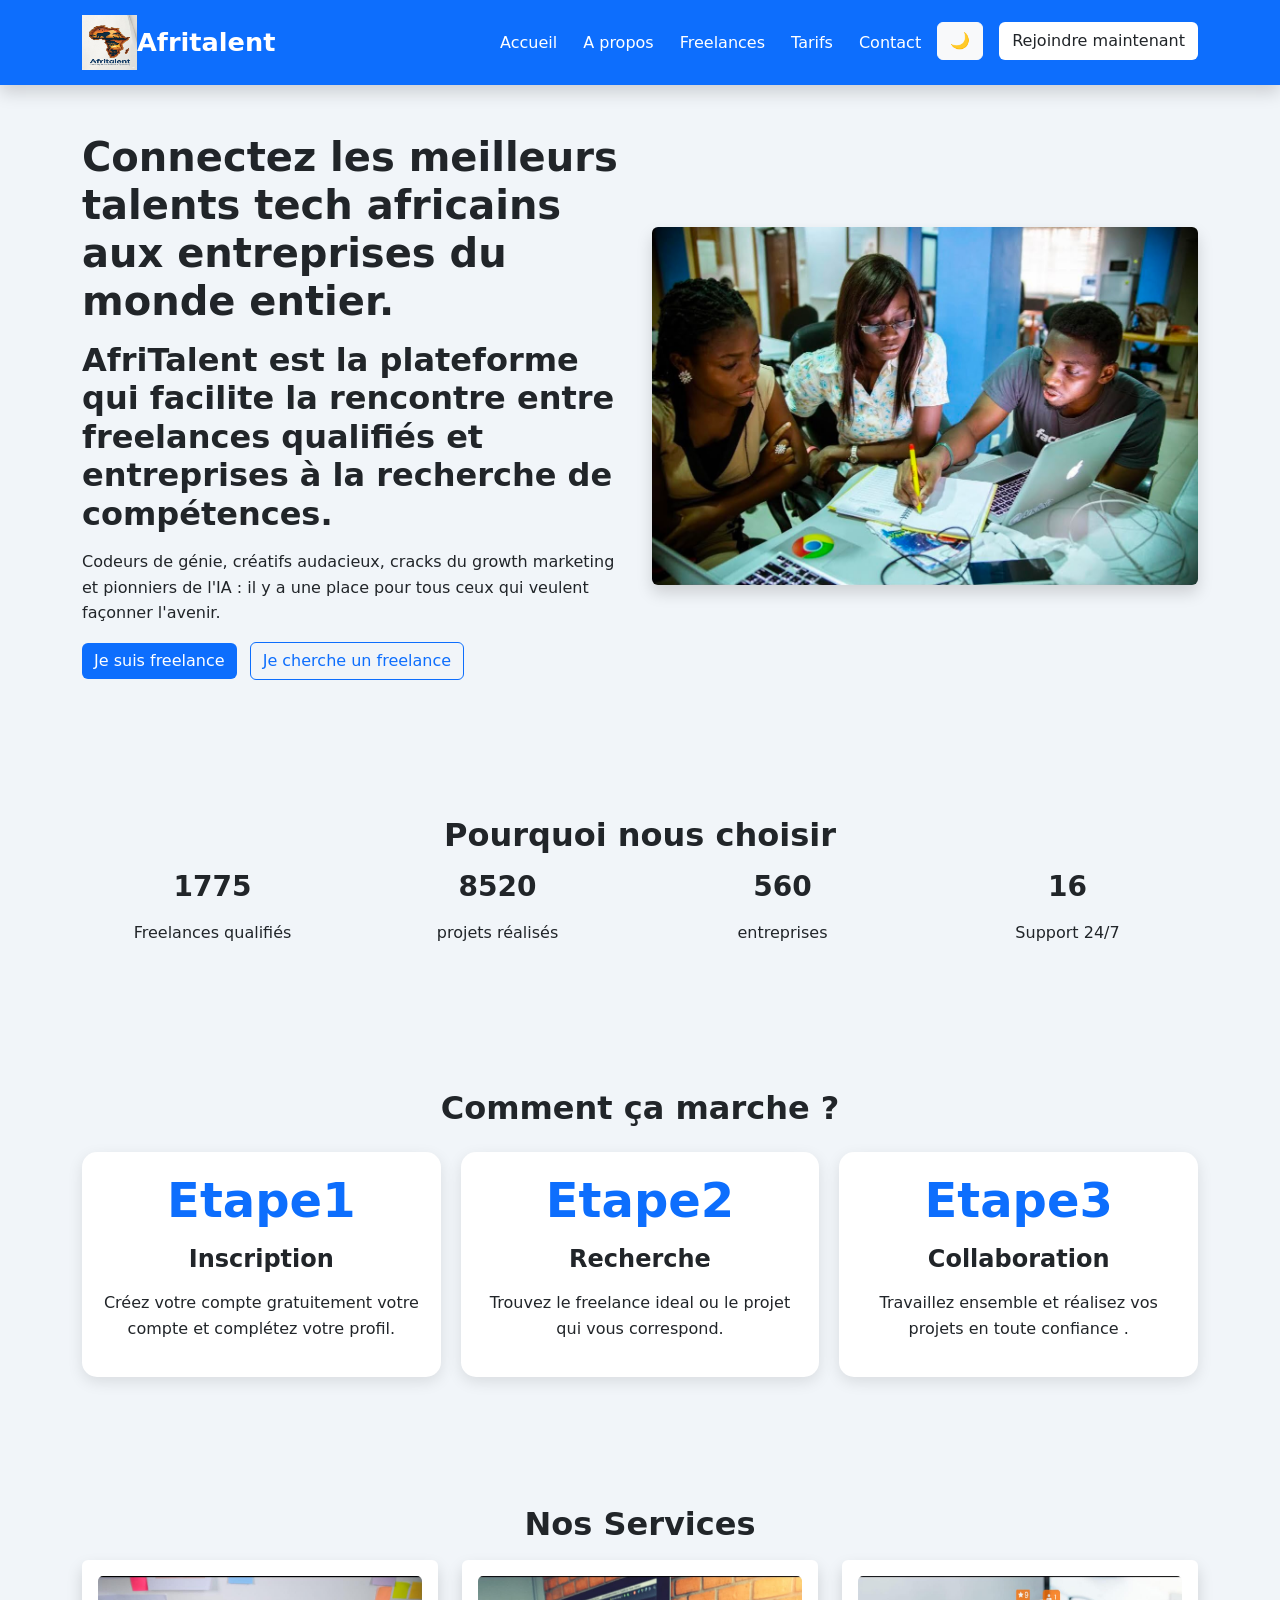
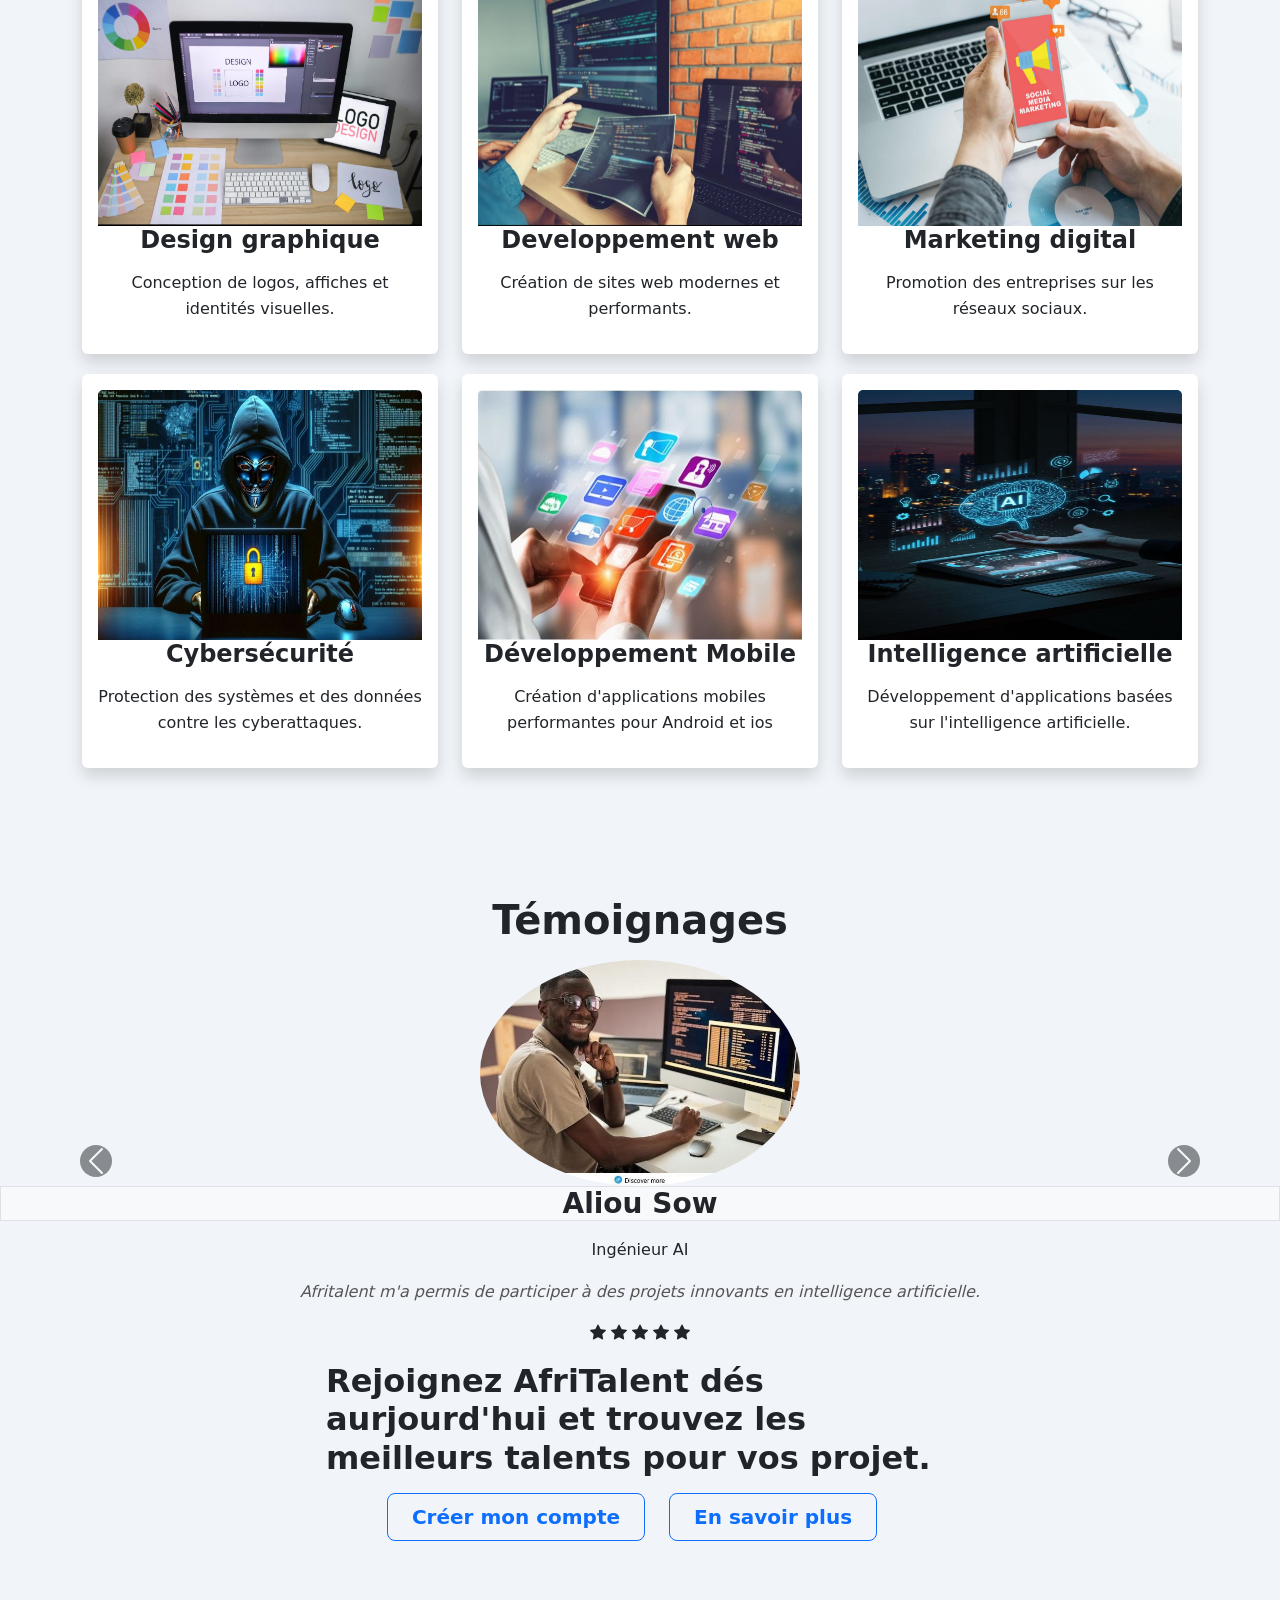
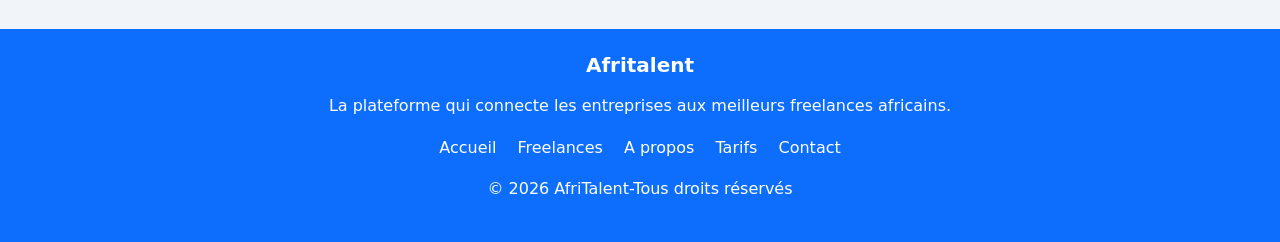
<file: Dia-Samba-Afritalent/index.html>
<!DOCTYPE html>
<html lang="fr">
<head>
    <meta charset="UTF-8">
    <meta name="viewport" content="width=device-width, initial-scale=1.0">
    <title>AfriTalent — Accueil</title>
    <!-- Bootstrap 5 via CDN : feuille de style -->
    <link
    href="https://cdn.jsdelivr.net/npm/bootstrap@5.3.0/dist/css/bootstrap.min.css"
    rel="stylesheet">
    <link rel="stylesheet" 
    href="https://cdn.jsdelivr.net/npm/bootstrap-icons@1.11.3/font/bootstrap-icons.min.css">
      <!-- Votre feuille de style personnelle -->
    <link rel="stylesheet" href="css/style.css">
</head>
<body>

    <!-- Header -->
     
    <header>
        <nav class="navbar navbar-expand-lg navbar-dark bg-primary shadow">
            <div class="container">
                 <img src="images/logo.jpeg" height="55px" width="55px" alt="">
                <a class="navbar-brand fw-bold" href="index.html">
                    Afritalent </a>
                <button class="navbar-toggler" type="button"
                data-bs-toggle="collapse"
                data-bs-target="#navbarNav">
                    <span class="navbar-toggler-icon"></span>
                </button>
                <div class="collapse navbar-collapse" id="navbarNav">
                    <ul class="navbar-nav ms-auto">
                        <li  class="nav-item"><a class="nav-link active" href="index.html">Accueil</a></li>
                        <li  class="nav-item" ><a class="nav-link " href="about.html">A propos</a></li>
                        <li  class="nav-item"><a class="nav-link " href="freelances.html">Freelances</a></li>
                        <li  class="nav-item"><a class="nav-link " href="tarifs.html">Tarifs</a></li>
                        <li  class="nav-item"><a class="nav-link " href="contact.html">Contact</a></li>
                        <Li><button id="themeToggle" class="btn btn-light ms-2"> 🌙</button></Li>
                        <li class="nav-item ms-lg-3">
                            <a class="btn btn-white bg-white text-dark"href="contact.html">Rejoindre maintenant</a>
                        </li>
                    </ul>
                </div>
            </div>
        </nav>
    </header>
    <main>
        <!-- section Hero -->
        <section class= "hero-section container py-5 fade-section ">
            <div class="row align-items-center">
                <div class="col-lg-6">
                    <h1>
                        Connectez les meilleurs talents tech africains aux entreprises du monde entier.
                    </h1>
                    <h2>
                        AfriTalent est la plateforme qui facilite la rencontre entre freelances qualifiés
                        et entreprises à la recherche de compétences.
                    </h2>
                    <P>
                    Codeurs de génie, créatifs audacieux, cracks du growth marketing et 
                    pionniers de l'IA : il y a une place pour tous ceux qui veulent façonner l'avenir. 
                    </P>
                    <a href="contact.html" class="btn btn-primary me-2">Je suis freelance</a>
                    <a href="freelances.html" class="btn btn-outline-primary"> Je cherche un freelance</a>
                </div>
                <div  class="col-lg-6 text-center">
                    <img src="images/afritalent.jpeg" class="img-fluid rounded shadow" alt="Afritalent">
                </div>
            </div>
        </section>

        <!-- section poourquoi nous choisir -->

        <section class="container text-center my-5 fade-section">
            <h2>Pourquoi nous choisir</h2>
            <div  class="row text-center">
                <div class="col-md-3">
                    <h3 class="counter" data-target="2500">0</h3>
                    <p>Freelances qualifiés</p>
                </div>
                <div class="col-md-3">
                    <h3 class="counter" data-target="12000">0</h3>
                    <p>projets réalisés</p>
                </div>
                <div class="col-md-3">
                    <h3 class="counter" data-target="800">0</h3>
                    <p>entreprises</p>
                </div>
                <div class="col-md-3">
                    <h3 class="counter" data-target="24">0</h3>
                    <p>Support 24/7</p>
                </div>
            </div>
        </section>

        <!-- section comment ça marche -->

        <section class="container my-5 fade-section">
            <h2 class="text-center mb-4">Comment ça marche ?</h2>
            <div  class="bento-grid">
                <div class="bento-item text-center">
                    <h1>Etape1</h1>
                    <h4>Inscription</h4>
                    <p>Créez votre compte gratuitement votre 
                        compte et complétez votre profil.</p>
                </div>
                <div class="bento-item text-center">
                    <h1>Etape2</h1>
                    <h4>Recherche</h4>
                    <p>Trouvez le freelance ideal 
                        ou le projet qui vous correspond.</p>
                </div>
                <div class="bento-item text-center">
                    <h1 >Etape3</h1>
                    <h4>Collaboration</h4>
                    <p>Travaillez ensemble et réalisez vos projets
                        en toute confiance .</p>
                </div>
            </div>
        </section>

        <!-- section nos services -->

        <section class="container text-center my-5 fade-section">
            <h2>Nos Services</h2>
            <div class="row">
                <div class="col-md-4">
                    <div class="card service-card shadow p-3">
                        <img src="images/design.jpeg" width="250" height="250" class="card-img-top" alt="Design graphique">
                        <h4>Design graphique</h4>
                            <p>Conception de logos, affiches et identités visuelles.</p>
                    </div>
                </div>
                <div class="col-12 col-md-6 col-lg-4" >
                    <div class="card service-card shadow p-3">
                        <img src="images/dev web.jpeg" width="250" height="250" class="card-img-top" alt="Developpement web">
                        <h4>Developpement web</h4>
                        <p>Création de sites web modernes et performants.</p>
                    </div>
                </div>
                <div class="col-12 col-md-6 col-lg-4">
                    <div class="card service-card shadow p-3">
                        <img src="images/digital.jpeg" width="250" height="250" class="card-img-top" alt="Marketing digital">
                        <h4>Marketing digital</h4>
                        <p>Promotion des entreprises sur les réseaux sociaux.</p>
                    </div>
                </div>
                <div class="col-12 col-md-6 col-lg-4">
                    <div class="card service-card shadow p-3">
                        <img src="images/cybersecu.jpeg" width="250" height="250" class="card-img-top" alt="Cybersécurité">
                        <h4>Cybersécurité</h4>
                        <p>Protection des systèmes et des données contre les cyberattaques.</p>
                    </div>
                </div>
                <div class="col-12 col-md-6 col-lg-4">
                    <div class="card service-card shadow p-3">
                        <img src="images/dev mobile.jpeg" width="250" height="250" class="card-img-top" alt="Developpement Mobile">
                        <h4>Développement Mobile</h4>
                        <p>Création d'applications mobiles performantes pour Android et ios</p>
                    </div>
                </div>
                <div class="col-12 col-md-6 col-lg-4">
                    <div class="card service-card shadow p-3">
                        <img src="images/ai.jpeg" width="250" height="250" class="card-img-top" alt="Intelligence artificielle">
                        <h4>Intelligence artificielle</h4>
                        <p>Développement d'applications basées sur l'intelligence artificielle.</p>
                    </div>
                </div>
            </div>
        </section>

       <!-- section Témoignages -->

        <section class="fade-section">
            <h1 class="text-center"> Témoignages</h1>
            <div  id="testimonialCarousel" class="carousel slide" data-bs-ride="carousel">
                <div class="carousel-inner">
                    <div class="carousel-item active text-center">
                        <img src="images/Aliousow.jpeg" class="w-25 rounded-circle"  alt="Aliou Sow">
                        <h3 class="mb-3 border bg-light">Aliou Sow</h3>
                        <p>Ingénieur AI</p>
                        <blockquote>
                            Afritalent m'a permis de participer à des projets innovants en intelligence artificielle.
                        </blockquote>
                        <p>
                            <i class="bi bi-star-fill"></i>
                            <i class="bi bi-star-fill"></i>
                            <i class="bi bi-star-fill"></i>
                            <i class="bi bi-star-fill"></i>
                            <i class="bi bi-star-fill"></i>
                        </p>
                    </div>
                    <div class="carousel-item  text-center">
                        <img src="images/ramafaye.jpeg" class="w-25 rounded-circle"  alt="Rama Faye">
                        <h3 class="mb-3 border bg-light">Rama Faye</h3>
                        <p>Experte en Marketing Digital</p>
                        <blockquote>
                            Grace à AfriTalent, j'ai pu travailler avec plusieur entreprises
                        </blockquote>
                        <p>
                            <i class="bi bi-star-fill"></i>
                            <i class="bi bi-star-fill"></i>
                            <i class="bi bi-star-fill"></i>
                            <i class="bi bi-star-fill"></i>
                            <i class="bi bi-star-fill"></i>
                        </p>
                    </div>
                    <div class="carousel-item text-center">
                        <img src="images/Fatoucoly.jpeg" class="w-25 rounded-circle"  alt=">Fatou Coly">
                        <h3 class="mb-3 border bg-light ">Fatou Coly</h3>
                        <p>Developpeuse mobile</p>
                        <blockquote>
                            Le plateforme est simple à utiliser et m'aide à entrer en contact avec de nouveaux client.
                        </blockquote>
                        <p>
                            <i class="bi bi-star-fill"></i>
                            <i class="bi bi-star-fill"></i>
                            <i class="bi bi-star-fill"></i>
                            <i class="bi bi-star-fill"></i>
                            <i class="bi bi-star-fill"></i>
                        </p>
                    </div>
                </div>
                <button  class="carousel-control-prev" type="button" data-bs-target="#testimonialCarousel" data-bs-slide="prev">
                    <span  class="carousel-control-prev-icon bg-dark rounded-circle p-3" aria-hidden="true"></span>
                    <span  class="visually-hidden">Précédent</span>
                </button>
                <button  class="carousel-control-next" type="button" data-bs-target="#testimonialCarousel" data-bs-slide="next">
                    <span class="carousel-control-next-icon bg-dark rounded-circle p-3" aria-hidden="true"></span>
                    <span  class="visually-hidden">Suivant</span>
                </button>
            </div>
            <div class="row justify-content-center">
                <div class="col-md-8 col-lg-6">
                    <h2>Rejoignez AfriTalent dés aurjourd'hui et trouvez les meilleurs talents pour vos projet.</h2>
                    <p></p>
                    <div class="d-grid gap-2 d-sm-flex justify-content-sm-center">
                        <a href="#Inscription" class="btn btn-outline-primary btn-lg px-4 me-sm-3 fw-bold">Créer mon compte</a>
                        <a href="#En savoir plus"  class="btn btn-outline-primary btn-lg px-4 me-sm-3 fw-bold">En savoir plus</a>
                    </div>
                </div>
            </div>
        </section>
    </main>

    <!-- footer -->

    <footer  class="bg-primary text-white mt-5 py-4">
        <div class="container text-center">
            <h5>Afritalent</h5>
            <p>La plateforme qui connecte les entreprises aux meilleurs freelances africains.</p>
            <div class="mb-3">
                <a href="index.html" class="text-white text-decoration-none me-3">Accueil</a>
                <a href="freelances.html" class="text-white text-decoration-none me-3">Freelances</a>
                <a href="about.html" class="text-white text-decoration-none me-3">A propos</a>
                <a href="tarifs.html" class="text-white text-decoration-none me-3">Tarifs</a>
                <a href="contact.html" class="text-white text-decoration-none" >Contact</a>
            </div>
            <p>© 2026 AfriTalent-Tous droits réservés</p>
        </div>
    </footer>
     <button id="backToTop" class="btn btn-primary">
          ↑
    </button>
    <!-- Bootstrap 5 via CDN : script JavaScript -->
    <script
    src="https://cdn.jsdelivr.net/npm/bootstrap@5.3.0/dist/js/bootstrap.bundle.min.js"
    ></script>
    <!-- Votre script JavaScript -->
    <script src="js/main.js"></script>
</body>
</html>
</file>
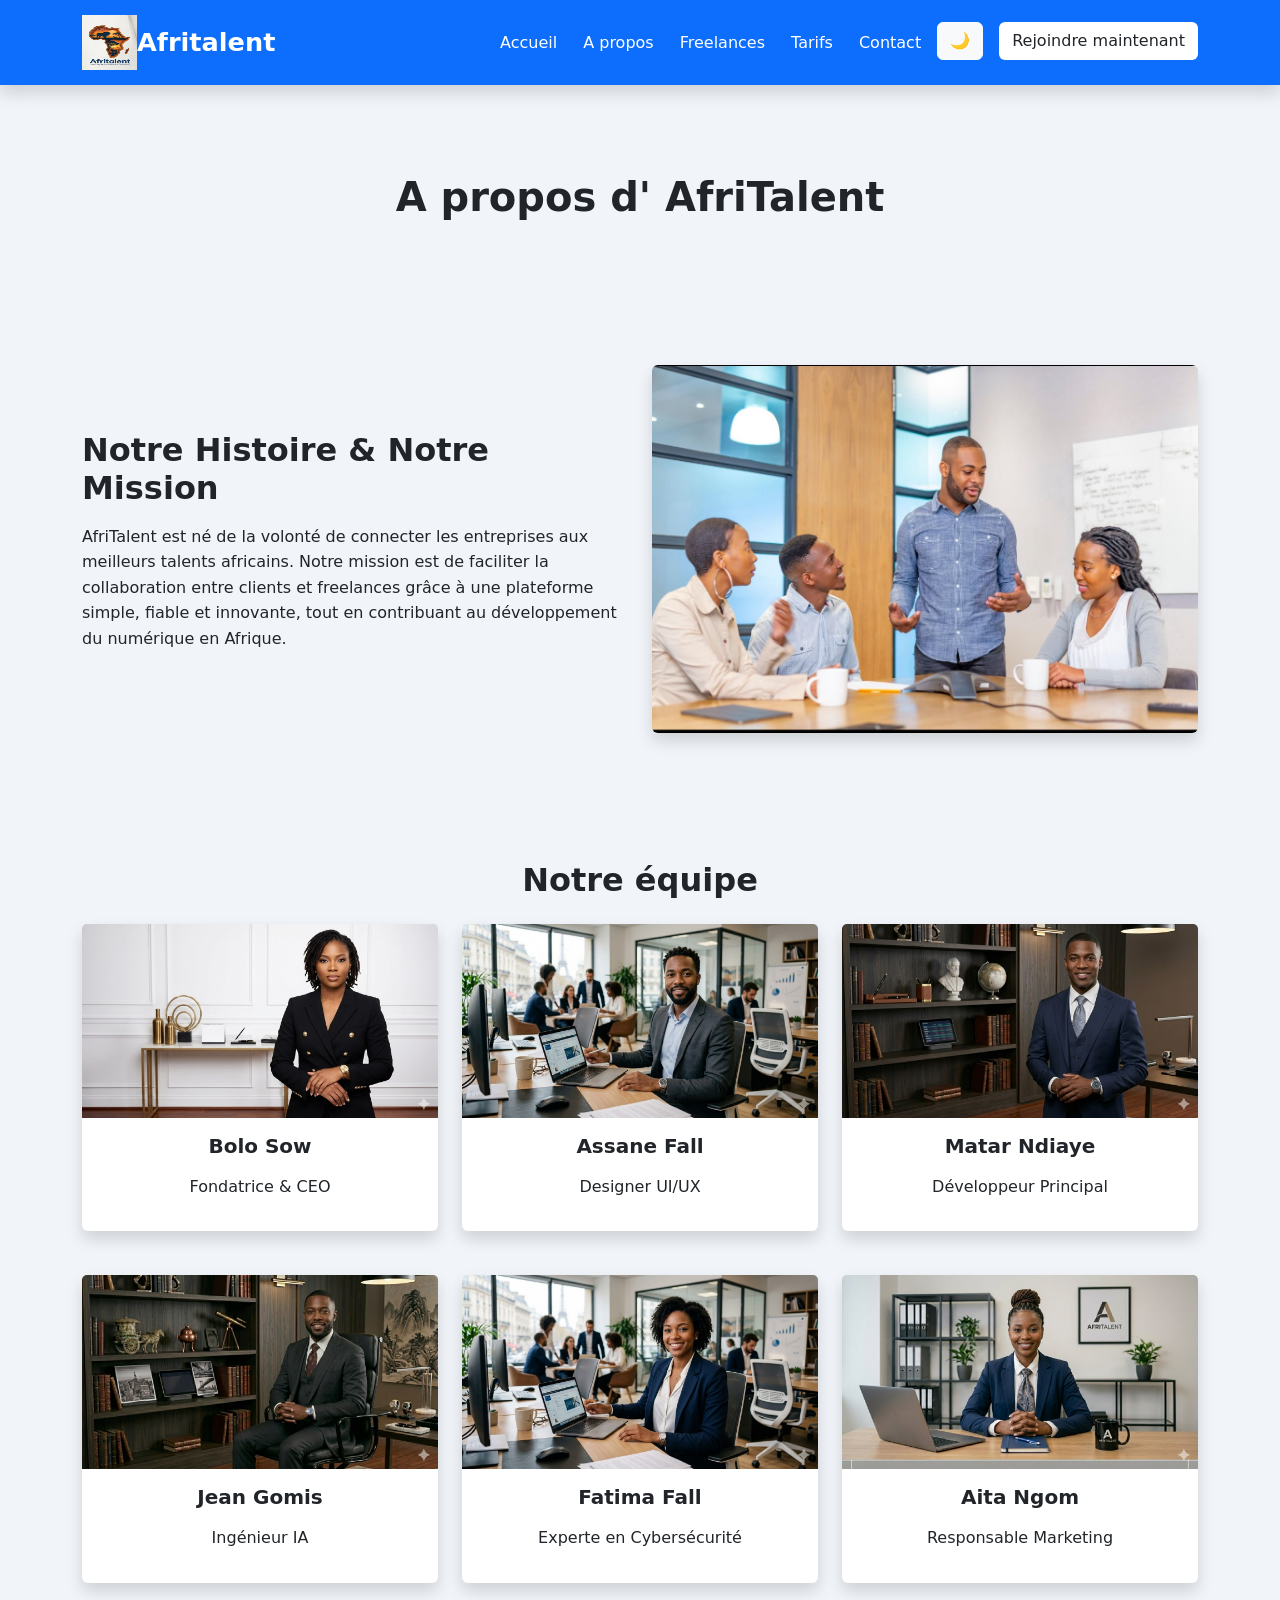
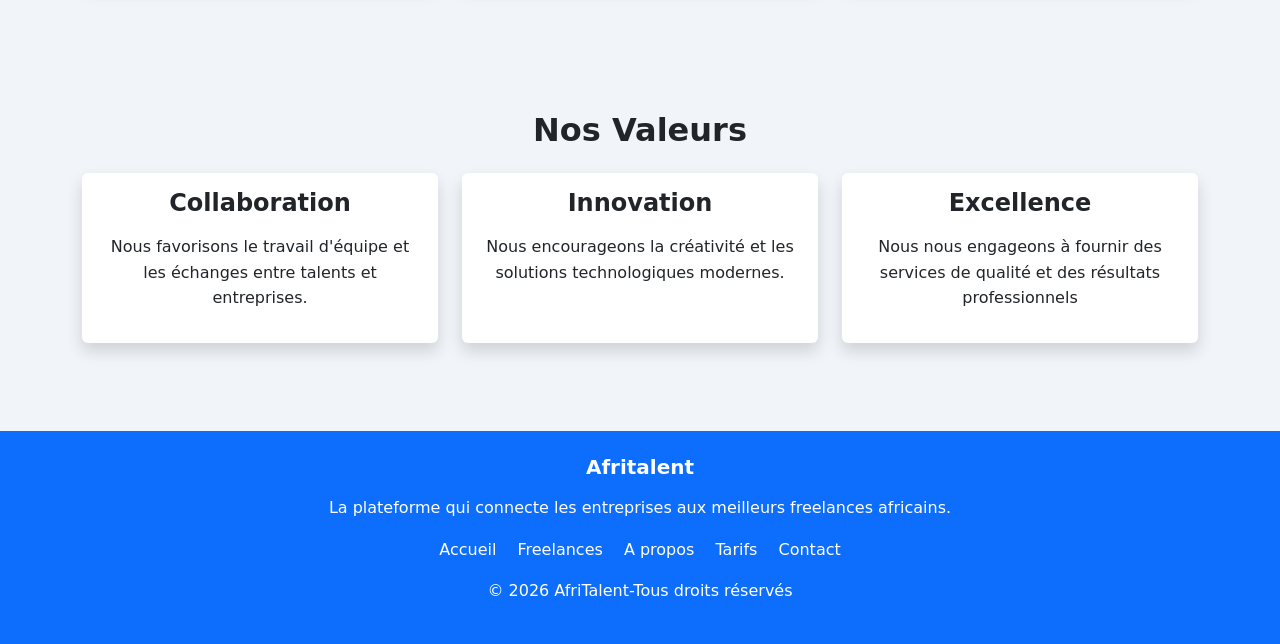
<file: Dia-Samba-Afritalent/about.html>
<!DOCTYPE html>
<html lang="fr">
<head>
    <meta charset="UTF-8">
    <meta name="viewport" content="width=device-width, initial-scale=1.0">
    <title>AfriTalent — A propos</title>
    <!-- Bootstrap 5 via CDN : feuille de style -->
    <link
    href="https://cdn.jsdelivr.net/npm/bootstrap@5.3.0/dist/css/bootstrap.min.css"
    rel="stylesheet">
    <!-- Votre feuille de style personnelle -->
    <link rel="stylesheet" href="css/style.css">
</head>
<body>

    <!-- header -->

      <header>
        <nav class="navbar navbar-expand-lg navbar-dark bg-primary shadow">
            <div class="container">
                 <img src="images/logo.jpeg" height="55px" width="55px" alt="logo">
                <a class="navbar-brand fw-bold" href="about.html">
                    Afritalent </a>
                <button class="navbar-toggler" type="button"
                data-bs-toggle="collapse"
                data-bs-target="#navbarNav">
                    <span class="navbar-toggler-icon"></span>
                </button>
                <div class="collapse navbar-collapse" id="navbarNav">
                    <ul class="navbar-nav ms-auto">
                        <li  class="nav-item"><a class="nav-link active" href="index.html">Accueil</a></li>
                        <li  class="nav-item" ><a class="nav-link " href="about.html">A propos</a></li>
                        <li  class="nav-item"><a class="nav-link" href="freelances.html">Freelances</a></li>
                        <li  class="nav-item"><a class="nav-link" href="tarifs.html">Tarifs</a></li>
                        <li  class="nav-item"><a class="nav-link" href="contact.html">Contact</a></li>
                        <Li><button id="themeToggle" class="btn btn-light ms-2"> 🌙</button></Li>
                        <li class="nav-item ms-lg-3"><a class="btn btn-white bg-white text-dark"href="contact.html">Rejoindre maintenant</a></li>
                    </ul>
                </div>
            </div>
        </nav>
    </header>
    <main>
        <!-- A propos d' Afritalent -->
            <section  class="container text-center my-5 fade-section">
                <h1>A propos d' AfriTalent</h1>
            </section>
            <section  class="container my-5 fade-section">
                <div  class="row align-items-center">
                        <div  class="col-md-6">
                        <h2>Notre Histoire & Notre Mission</h2>
                        <p>
                            AfriTalent est né de la volonté de connecter les entreprises aux meilleurs 
                            talents africains. Notre mission est de faciliter la collaboration entre 
                            clients et freelances grâce à une plateforme simple, fiable et innovante,
                            tout en contribuant au développement du numérique en Afrique.
                        </p>
                    </div>
                    <div  class="col-md-6">
                        <img src="images/equipe.jpeg"  class="img-fluid rounded shadow" alt="Equipe">
                    </div>
                </div>
            </section>

            <!-- Notre equipe -->

            <section class="container my-5 fade-section">
                <h2  class="text-center mb-4">Notre équipe</h2>
                <div class="row g-4">
                    <div class="col-md-4">
                        <div class="card shadow" >
                            <img src="images/CEO.jpeg" class="card-img-top" alt="Bolo sow">
                            <div class="card-body text-center">
                                <h5>Bolo Sow</h5>
                                <p>Fondatrice & CEO</p>
                            </div>
                        </div>
                    </div>
                    <div class="col-md-4">
                        <div class="card shadow" >
                            <img src="images/designer.jpeg" class="card-img-top" alt="Assane Fall">
                            <div class="card-body text-center">
                                <h5>Assane Fall</h5>
                                <p>Designer UI/UX</p>
                            </div>
                        </div>
                    </div>
                    <div class="col-md-4">
                        <div class="card shadow" >
                            <img src="images/developeur.jpeg" class="card-img-top" alt="Matar Ndiaye">
                            <div class="card-body text-center">
                                <h5>Matar Ndiaye</h5>
                                <p>Développeur Principal</p>
                            </div>
                        </div>
                    </div>       
                    <div class="col-md-4">
                        <div class="card shadow" >
                            <img src="images/ingenieur.jpeg" class="card-img-top" alt="Jean Gomis">
                            <div class="card-body text-center">
                                <h5>Jean Gomis</h5>
                                <p>Ingénieur IA</p>
                            </div>
                        </div>
                    </div>      
                    <div class="col-md-4">
                        <div class="card shadow" >
                            <img src="images/Experte.jpeg" class="card-img-top" alt="Fatima Fall">
                            <div class="card-body text-center">
                                <h5>Fatima Fall</h5>
                                <p>Experte en Cybersécurité</p>
                            </div>
                        </div>
                    </div>  
                     <div class="col-md-4">
                        <div class="card shadow" >
                            <img src="images/resmark.jpeg" class="card-img-top" alt=">Aita Ngom">
                            <div class="card-body text-center">
                                <h5>Aita Ngom</h5>
                                <p>Responsable Marketing</p>
                            </div>
                        </div>
                    </div>       
                </div>
            </section>

            <!-- Nos valeurs -->

            <section class="container my-5 fade-section">
                <h2 class="text-center mb-4">Nos Valeurs</h2>
                <div  class="row g-4">
                    <div class="col-md-4">
                        <div class="card shadow h-100 text-center p-3">
                            <h4>Collaboration</h4>
                            <p>  Nous favorisons le travail d'équipe et les échanges entre talents et entreprises.</p>
                        </div>
                    </div>
                    <div class="col-md-4">
                        <div class="card shadow h-100 text-center p-3">
                            <h4>Innovation</h4>
                            <p>Nous encourageons la créativité et les solutions technologiques modernes.</p>
                        </div>
                    </div>
                    <div class="col-md-4">
                        <div class="card shadow h-100 text-center p-3">
                            <h4>Excellence</h4>
                            <p>Nous nous engageons à fournir des services de qualité et des résultats professionnels</p>
                        </div>
                    </div>
                </div>
            </section>
    </main>

    <!-- Footer -->

    <footer  class="bg-primary text-white mt-5 py-4">
        <div class="container text-center">
            <h5>Afritalent</h5>
            <p>La plateforme qui connecte les entreprises aux meilleurs freelances africains.</p>
            <div class="mb-3">
                <a href="index.html" class="text-white text-decoration-none me-3">Accueil</a>
                <a href="freelances.html" class="text-white text-decoration-none me-3">Freelances</a>
                <a href="about.html" class="text-white text-decoration-none me-3">A propos</a>
                <a href="tarifs.html" class="text-white text-decoration-none me-3">Tarifs</a>
                <a href="contact.html" class="text-white text-decoration-none" >Contact</a>
            </div>
            <p>© 2026 AfriTalent-Tous droits réservés</p>
        </div>
    </footer>
     <button id="backToTop" class="btn btn-primary">
          ↑
    </button>
    <!-- Bootstrap 5 via CDN : script JavaScript -->
    <script
    src="https://cdn.jsdelivr.net/npm/bootstrap@5.3.0/dist/js/bootstrap.bundle.min.js"
    ></script>
    <!-- Votre script JavaScript -->
    <script src="js/main.js"></script>
</body>
</html>
</file>
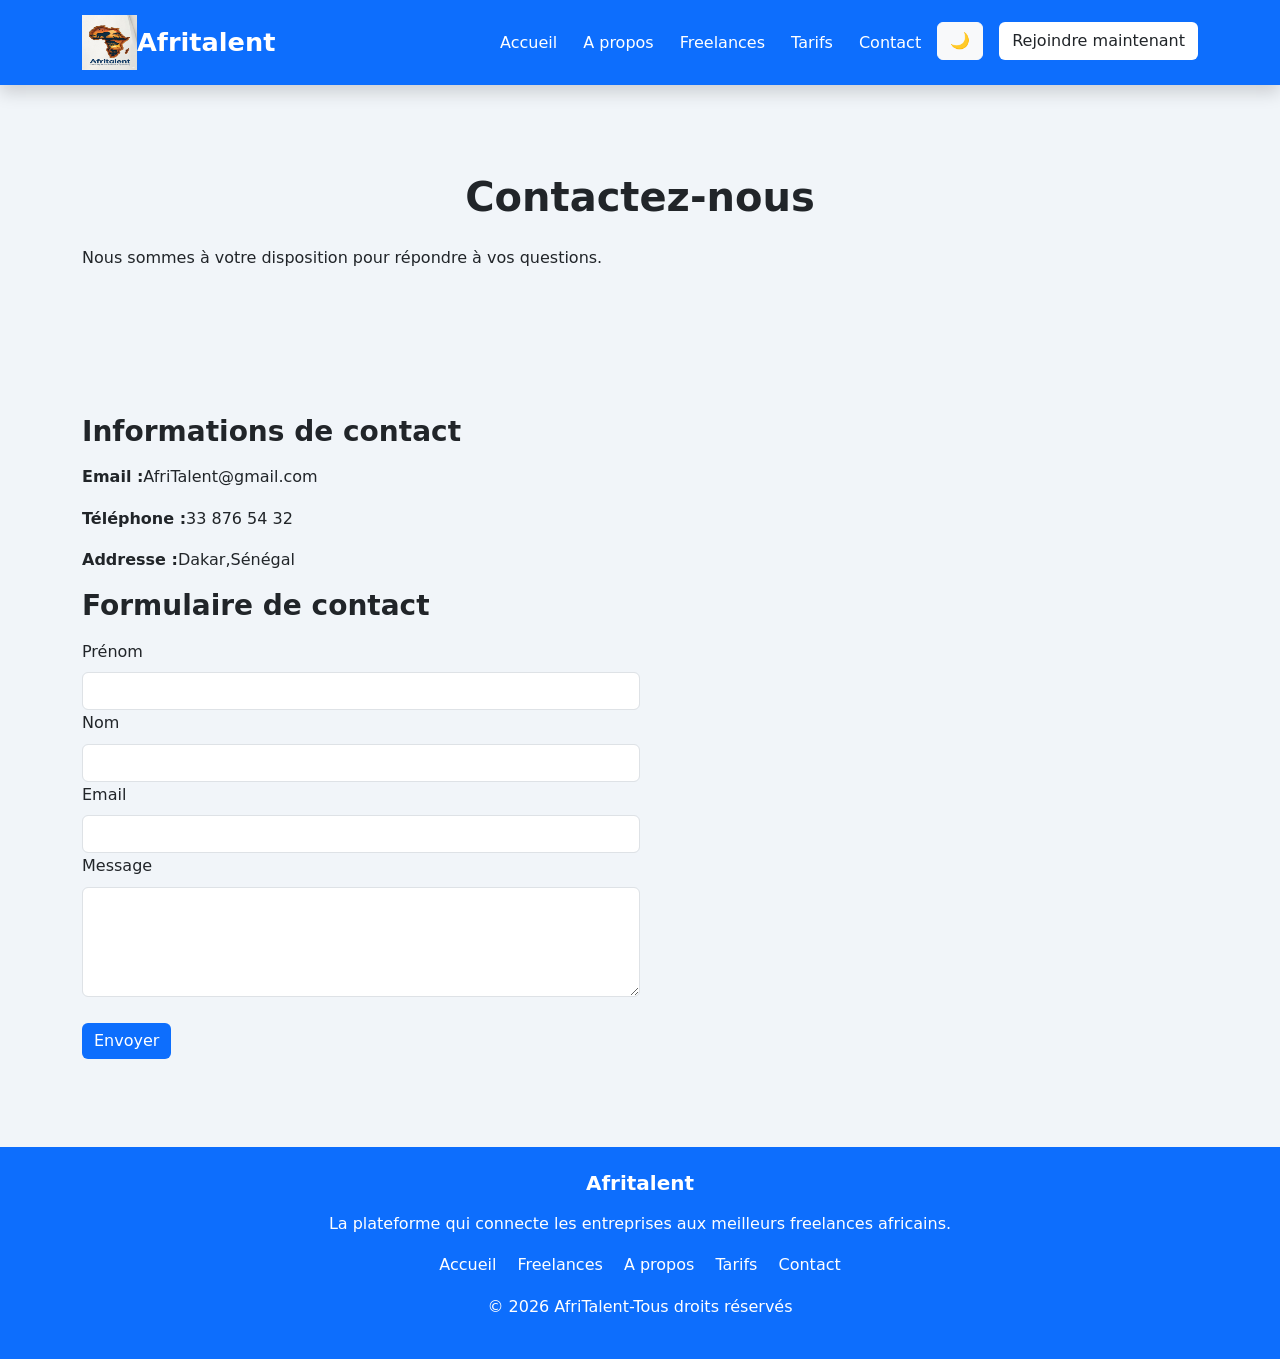
<file: Dia-Samba-Afritalent/contact.html>
<!DOCTYPE html>
<html lang="fr">
<head>
    <meta charset="UTF-8">
    <meta name="viewport" content="width=device-width, initial-scale=1.0">
    <title>AfriTalent — contact</title>
    <!-- Bootstrap 5 via CDN : feuille de style -->
    <link
    href="https://cdn.jsdelivr.net/npm/bootstrap@5.3.0/dist/css/bootstrap.min.css"
    rel="stylesheet">
    <!-- Votre feuille de style personnelle -->
    <link rel="stylesheet" href="css/style.css">
</head>
<body>

    <!-- Header -->

    <header>
        <nav class="navbar navbar-expand-lg navbar-dark bg-primary shadow">
            <div class="container">
                <img src="images/logo.jpeg" height="55px" width="55px" alt="">
                <a class="navbar-brand fw-bold" href="contact.html">
                    Afritalent </a>
                <button class="navbar-toggler" type="button"
                data-bs-toggle="collapse"
                data-bs-target="#navbarNav">
                    <span class="navbar-toggler-icon"></span></span>
                </button>
                <div class="collapse navbar-collapse" id="navbarNav">
                    <ul class="navbar-nav ms-auto">
                        <li  class="nav-item"><a class="nav-link active" href="index.html">Accueil</a></li>
                        <li  class="nav-item" ><a class="nav-link active" href="about.html">A propos</a></li>
                        <li  class="nav-item"><a class="nav-link active" href="freelances.html">Freelances</a></li>
                        <li  class="nav-item"><a class="nav-link active" href="tarifs.html">Tarifs</a></li>
                        <li  class="nav-item"><a class="nav-link active" href="contact.html">Contact</a></li>
                        <Li><button id="themeToggle" class="btn btn-light ms-2"> 🌙</button></Li>
                        <li class="nav-item ms-lg-3"><a class="btn btn-white bg-white text-dark"href="contact.html">Rejoindre maintenant</a></li>
                    </ul>
                </div>
            </div>
        </nav>
    </header>
    <main>

        <!-- formulaire de contact -->

        <section class="container my-5">
            <h1  class="text-center mb-4">Contactez-nous</h1>
            <p>
                Nous sommes à votre disposition pour répondre à vos questions.
            </p>
        </section>
        <section class="container my-5">
            <div class="row">
                <div class="col-md-6">
                    <h3>Informations de contact</h3>
                    <p><strong>Email :</strong>AfriTalent@gmail.com</p>
                    <p><strong>Téléphone :</strong>33 876 54 32<p>
                    <p><strong>Addresse :</strong>Dakar,Sénégal</p>
                </div>
            </div>
            <div class="col-md-6">
                <h3>Formulaire de contact</h3>
                <form id="contactForm">
                    <div>
                        <label  class="form-label">Prénom</label>
                        <input type="text" id="prenom" class="form-control">
                        <small id="prenomError" class="text-danger"></small>
                    </div>
                    <div>
                        <label  class="form-label">Nom</label>
                        <input type="text" id="nom" class="form-control">
                        <small id="nomError" class="text-danger"></small>
                    </div>
                    <div>
                        <label  class="form-label">Email</label>
                        <input type="email" id="email" class="form-control">
                        <small id="emailError" class="text-danger"></small>
                    </div>
                    <div>
                        <label  class="form-label">Message</label>
                        <textarea id="message" class="form-control" rows="4"></textarea>
                        <small id="messageError" class="text-danger"></small>
                    </div>
                    <br>
                    <button type="submit" class="btn btn-primary">
                        Envoyer
                    </button>
                </form>
            </div>
        </section>
       
    </main>

    <!-- footer -->
     
    <footer  class="bg-primary text-white mt-5 py-4">
        <div class="container text-center">
            <h5>Afritalent</h5>
            <p>La plateforme qui connecte les entreprises aux meilleurs freelances africains.</p>
            <div class="mb-3">
                <a href="index.html" class="text-white text-decoration-none me-3">Accueil</a>
                <a href="freelances.html" class="text-white text-decoration-none me-3">Freelances</a>
                <a href="about.html" class="text-white text-decoration-none me-3">A propos</a>
                <a href="tarifs.html" class="text-white text-decoration-none me-3">Tarifs</a>
                <a href="contact.html" class="text-white text-decoration-none" >Contact</a>
            </div>
            <p>© 2026 AfriTalent-Tous droits réservés</p>
        </div>
    </footer>
     <button id="backToTop" class="btn btn-primary">
          ↑
    </button>
    <script
    src="https://cdn.jsdelivr.net/npm/bootstrap@5.3.0/dist/js/bootstrap.bundle.min.js"
    ></script>
    <!-- Votre script JavaScript -->
    <script src="js/main.js"></script>
</body>
</html>
</file>
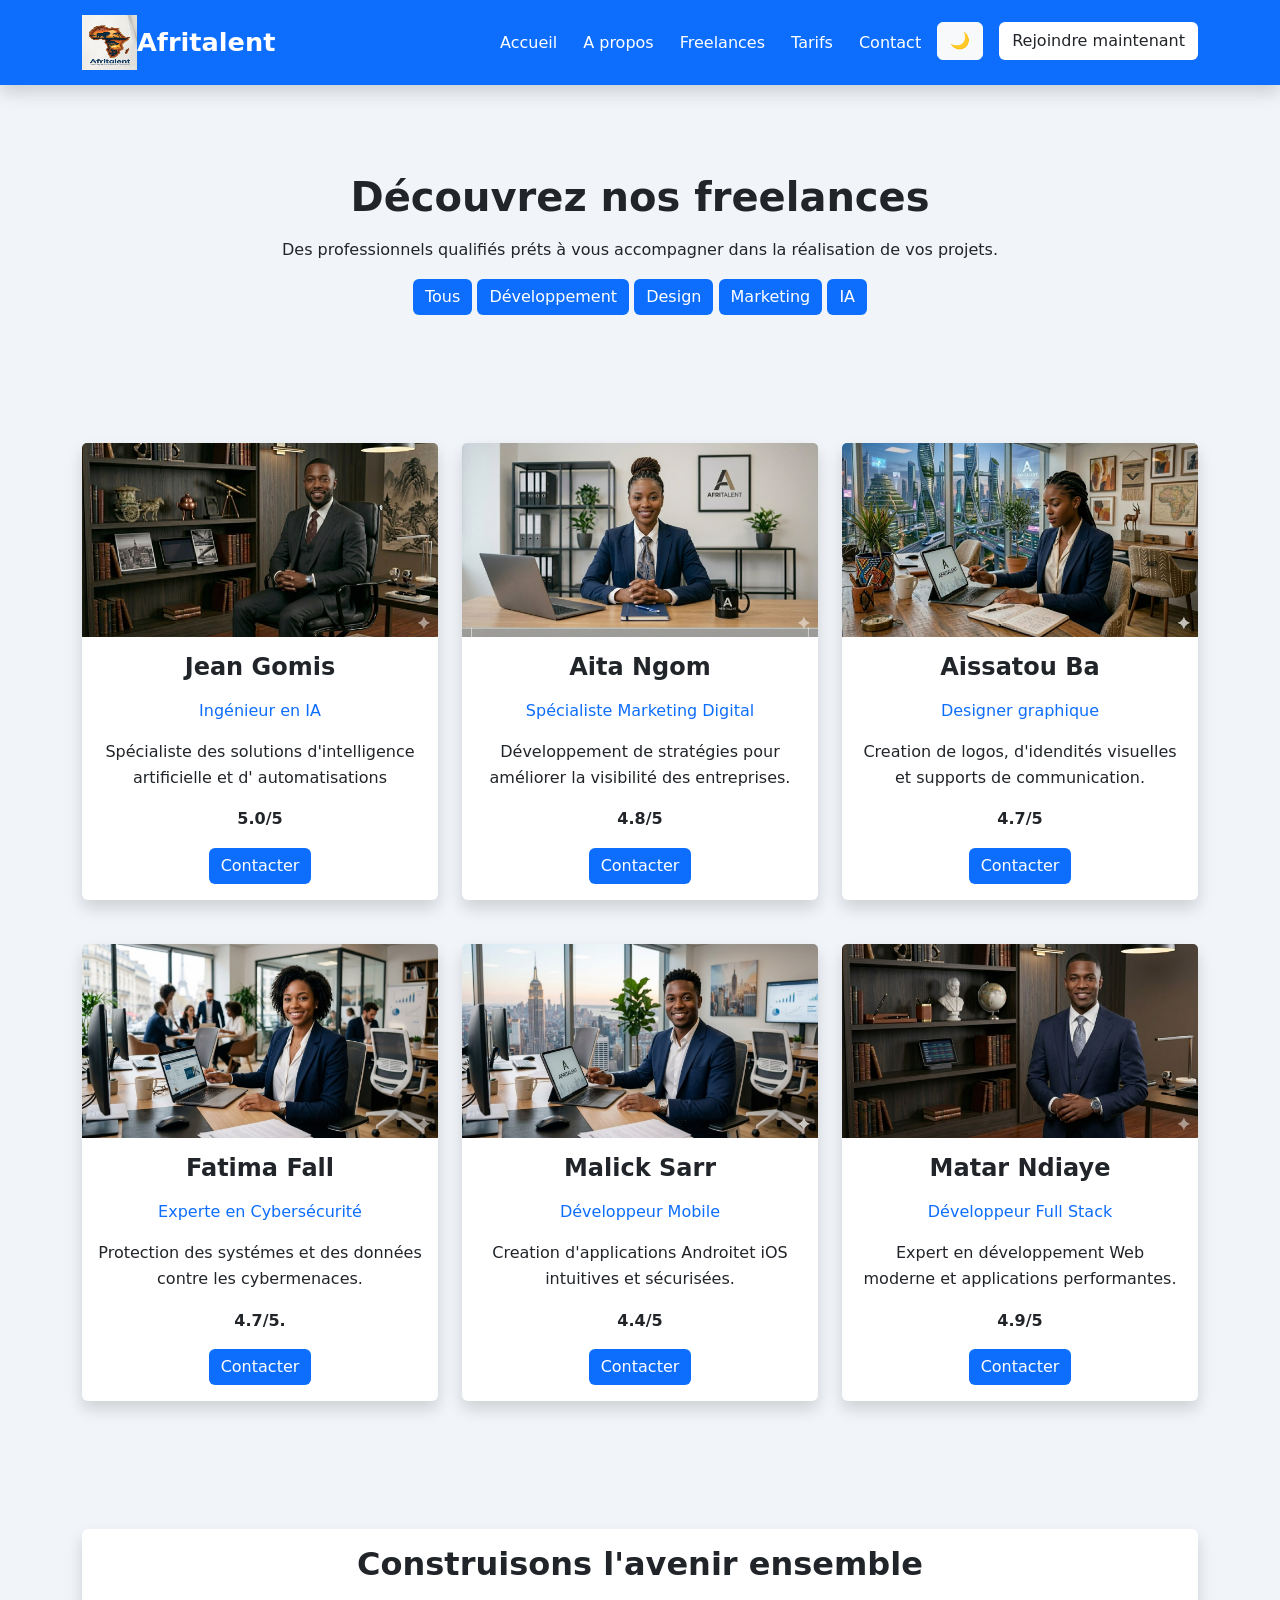
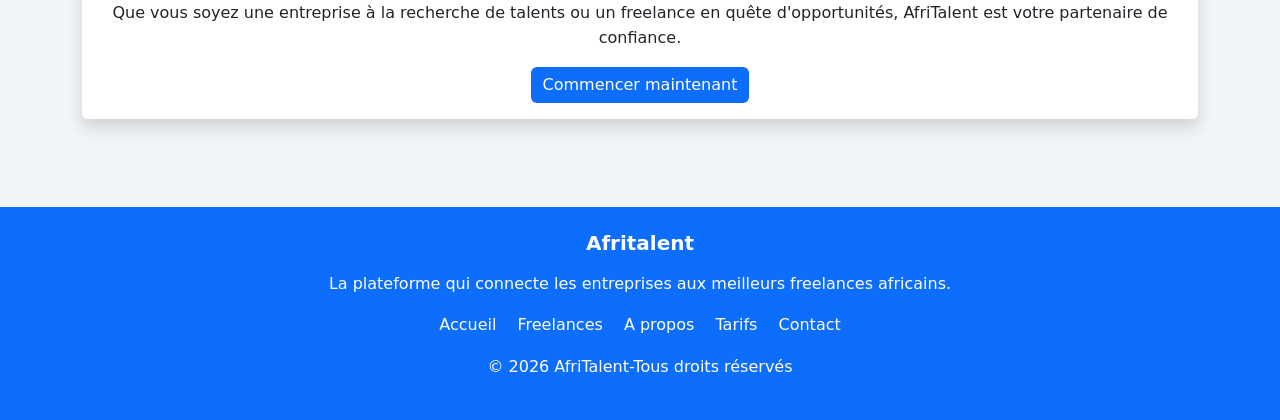
<file: Dia-Samba-Afritalent/freelances.html>
<!DOCTYPE html>
<html lang="fr">
<head>
    <meta charset="UTF-8">
    <meta name="viewport" content="width=device-width, initial-scale=1.0">
    <title>AfriTalent — freelances</title>
    <!-- Bootstrap 5 via CDN : feuille de style -->
    <link
    href="https://cdn.jsdelivr.net/npm/bootstrap@5.3.0/dist/css/bootstrap.min.css"
    rel="stylesheet">
    <!-- Votre feuille de style personnelle -->
    <link rel="stylesheet" href="css/style.css">
</head>
<body>

    <!-- header -->

    <header>
        <nav class="navbar navbar-expand-lg navbar-dark bg-primary shadow">
            <div class="container"> 
                <img src="images/logo.jpeg" height="55px" width="55px" alt="logo">
                <a class="navbar-brand fw-bold" href="freelances.html">
                    Afritalent </a>
                <button class="navbar-toggler" type="button"
                data-bs-toggle="collapse"
                data-bs-target="#navbarNav">
                    <span class="navbar-toggler-icon"></span>
                </button>
                <div class="collapse navbar-collapse" id="navbarNav">
                    <ul class="navbar-nav ms-auto">
                        <li  class="nav-item"><a class="nav-link active" href="index.html">Accueil</a></li>
                        <li  class="nav-item" ><a class="nav-link " href="about.html">A propos</a></li>
                        <li  class="nav-item"><a class="nav-link " href="freelances.html">Freelances</a></li>
                        <li  class="nav-item"><a class="nav-link " href="tarifs.html">Tarifs</a></li>
                        <li  class="nav-item"><a class="nav-link " href="contact.html">Contact</a></li>
                        <Li><button id="themeToggle" class="btn btn-light ms-2"> 🌙</button></Li>
                        <li class="nav-item ms-lg-3"><a class="btn btn-white bg-white text-dark"href="contact.html">Rejoindre maintenant</a></li>
                    </ul>
                </div>
            </div>
        </nav>
    </header>

    <!-- présentation -->

    <section class="container text-center my-5 fade-section">
        <h1>Découvrez nos freelances</h1>
        <p>
            Des professionnels qualifiés préts à vous accompagner  dans la réalisation de vos projets.
        </p>
        <!-- filtrage -->
        <button class="filter-btn btn btn-primary" data-filter="all">Tous</button>
        <button class="filter-btn btn btn-primary" data-filter="web">Développement</button>
        <button class="filter-btn btn btn-primary" data-filter="design">Design</button>
        <button class="filter-btn btn btn-primary" data-filter="marketing">Marketing</button>
        <button class="filter-btn btn btn-primary" data-filter="ia">IA</button>
    </section>

    <!-- cartes des freelances -->

    <section class="container my-5 fade-section">
        <div class="row g-4">
            <div class="col-md-4 freelancer-card" data-category="ia">
                <div class="card shadow h-100">
                    <img src="images/ingenieur.jpeg"  class="card-img-top"  alt="Jean">
                    <div class="card-body text-center">
                        <h4>Jean Gomis</h4>
                        <p class="text-primary">Ingénieur en IA</p>
                        <p>Spécialiste des solutions d'intelligence artificielle et d' automatisations</p>
                        <p><strong>5.0/5</strong></p>
                        <a href="contact.html" class="btn btn-primary" >Contacter</a>
                    </div>
                </div>
            </div>
            <div class="col-md-4 freelancer-card" data-category="marketing">
                <div class="card shadow h-100">
                    <img src="images/resmark.jpeg"  class="card-img-top"  alt="Aita">
                    <div class="card-body text-center">
                        <h4>Aita Ngom</h4>
                        <p class="text-primary"> Spécialiste Marketing Digital</p>
                        <p>Développement de stratégies pour améliorer la visibilité des entreprises.</p>
                        <p><strong>4.8/5</strong></p>
                        <a href="contact.html"class="btn btn-primary" >Contacter</a>
                    </div>
                </div>
            </div>
            <div class="col-md-4 freelancer-card" data-category="design">
                <div class="card shadow h-100">
                    <img src="images/fdesigne.jpeg"  class="card-img-top"  alt="Aissatou">
                    <div class="card-body text-center">
                        <h4>Aissatou Ba</h4>
                        <p class="text-primary">Designer graphique</p>
                        <p>Creation de logos, d'idendités visuelles et supports de communication.</p>
                        <p><strong>4.7/5</strong></p>
                        <a href="contact.html"class="btn btn-primary" >Contacter</a>
                    </div>
                </div>
            </div>
            <div class="col-md-4 freelancer-card" data-category="web">
                <div class="card shadow h-100">
                    <img src="images/Experte.jpeg"  class="card-img-top"  alt="Fatima">
                    <div class="card-body text-center">
                        <h4>Fatima Fall</h4>
                        <p class="text-primary">Experte en Cybersécurité</p>
                        <p>Protection des systémes et des données contre les cybermenaces.</p>
                        <p><strong>4.7/5.</strong></p>
                        <a href="contact.html"class="btn btn-primary" >Contacter</a>
                    </div>
                </div>
            </div>
            <div class="col-md-4 freelancer-card" data-category="web">
                <div class="card shadow h-100">
                    <img src="images/devmob.jpeg"  class="card-img-top"  alt="Malick">
                    <div class="card-body text-center">
                        <h4>Malick Sarr</h4>
                        <p class="text-primary">Développeur Mobile</p>
                        <p>Creation d'applications Androitet iOS intuitives et sécurisées.</p>
                        <p><strong>4.4/5</strong></p>
                        <a href="contact.html"class="btn btn-primary" >Contacter</a>
                    </div>
                </div>
            </div>
            <div class="col-md-4 freelancer-card" data-category="web">
                <div class="card shadow h-100">
                    <img src="images/developeur.jpeg"  class="card-img-top"  alt="Matar">
                    <div class="card-body text-center">
                        <h4>Matar Ndiaye</h4>
                        <p class="text-primary"> Développeur Full Stack</p>
                        <p>Expert en développement Web moderne et applications performantes.</p>
                        <p><strong>4.9/5</strong></p>
                        <a href="contact.html"class="btn btn-primary" >Contacter</a>
                    </div>
                </div>
            </div>
        </div>
    </section>

    <!-- appel a l'action -->

    <section class="container my-5 fade-section" >
        <div class="card shadow h-100">
            <div class="card-body text-center">
                <h2>Construisons l'avenir ensemble</h2>
                <p>
                    Que vous soyez une entreprise à la recherche de talents ou un freelance en quête d'opportunités, 
                    AfriTalent est votre partenaire de confiance.
                </p>
                <a href="contact.html"  class="btn btn-primary">
                    Commencer maintenant
                </a>
            </div>
        </div>
    </section>

    <!-- footer -->

    <footer  class="bg-primary text-white mt-5 py-4">
        <div class="container text-center">
            <h5>Afritalent</h5>
            <p>La plateforme qui connecte les entreprises aux meilleurs freelances africains.</p>
            <div class="mb-3">
                <a href="index.html" class="text-white text-decoration-none me-3">Accueil</a>
                <a href="freelances.html" class="text-white text-decoration-none me-3">Freelances</a>
                <a href="about.html" class="text-white text-decoration-none me-3">A propos</a>
                <a href="tarifs.html" class="text-white text-decoration-none me-3">Tarifs</a>
                <a href="contact.html" class="text-white text-decoration-none" >Contact</a>
            </div>
            <p>© 2026 AfriTalent-Tous droits réservés</p>
        </div>
    </footer>
     <button id="backToTop" class="btn btn-primary">
          ↑
    </button>
    <script
    src="https://cdn.jsdelivr.net/npm/bootstrap@5.3.0/dist/js/bootstrap.bundle.min.js"
    ></script>
    <!-- Votre script JavaScript -->
    <script src="js/main.js"></script>
</body>
</html>
</file>
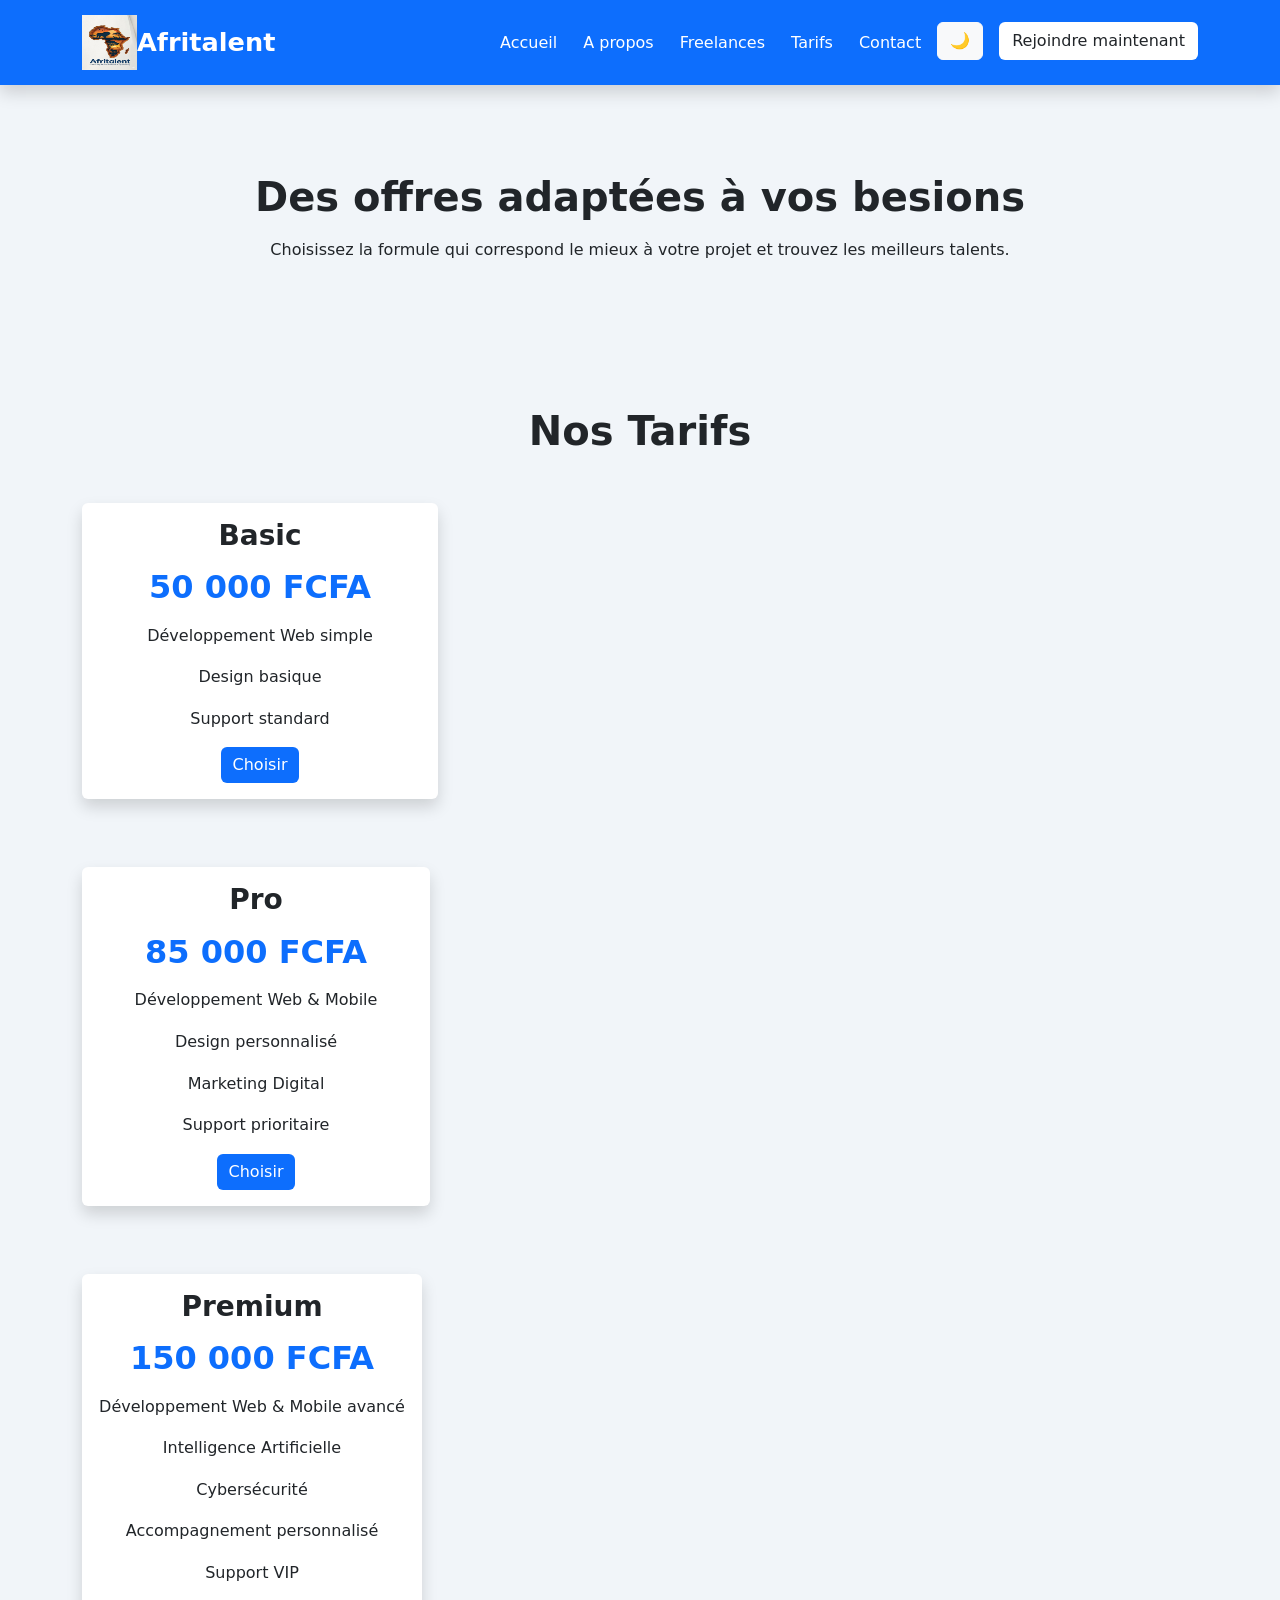
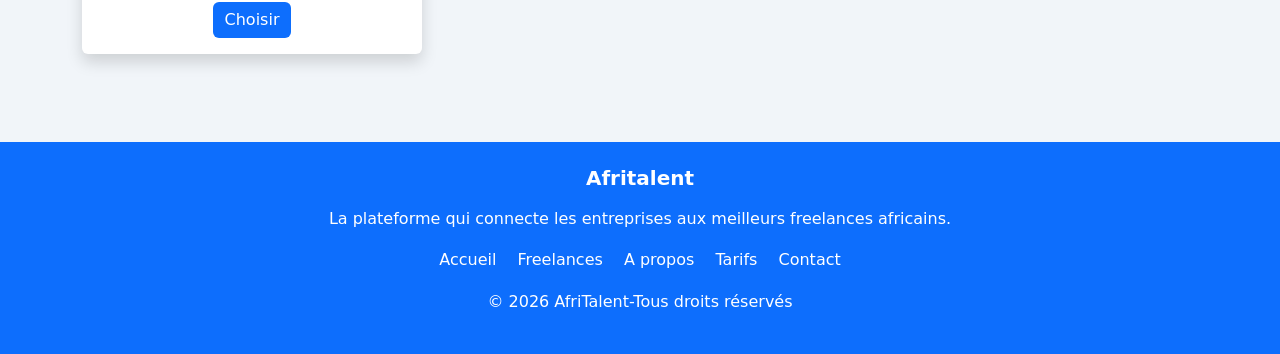
<file: Dia-Samba-Afritalent/tarifs.html>
<!DOCTYPE html>
<html lang="fr">
<head>
    <meta charset="UTF-8">
    <meta name="viewport" content="width=device-width, initial-scale=1.0">
    <title>AfriTalent — Tarifs</title>
    <!-- Bootstrap 5 via CDN : feuille de style -->
    <link
    href="https://cdn.jsdelivr.net/npm/bootstrap@5.3.0/dist/css/bootstrap.min.css"
    rel="stylesheet">
    <!-- Votre feuille de style personnelle -->
    <link rel="stylesheet" href="css/style.css">
</head>
<body>

    <!-- Header-->

    <header>
        <nav class="navbar navbar-expand-lg navbar-dark bg-primary shadow">
            <div class="container">
                 <img src="images/logo.jpeg" height="55px" width="55px" alt="logo">
                <a class="navbar-brand fw-bold" href="index.html">
                    Afritalent </a>
                <button class="navbar-toggler" type="button"
                data-bs-toggle="collapse"
                data-bs-target="#navbarNav">
                    <span class="navbar-toggler-icon"></span>
                </button>
                <div class="collapse navbar-collapse" id="navbarNav">
                    <ul class="navbar-nav ms-auto">
                        <li  class="nav-item"><a class="nav-link active" href="index.html">Accueil</a></li>
                        <li  class="nav-item" ><a class="nav-link " href="about.html">A propos</a></li>
                        <li  class="nav-item"><a class="nav-link " href="freelances.html">Freelances</a></li>
                        <li  class="nav-item"><a class="nav-link " href="tarifs.html">Tarifs</a></li>
                        <li  class="nav-item"><a class="nav-link " href="contact.html">Contact</a></li>
                        <Li><button id="themeToggle" class="btn btn-light ms-2"> 🌙</button></Li>
                        <li class="nav-item ms-lg-3"><a class="btn btn-white bg-white text-dark"href="contact.html">Rejoindre maintenant</a></li>
                    </ul>
                </div>
            </div>
        </nav>
    </header>

    <!-- Présentation -->

    <section class="container text-center my-5 fade-section">
        <h1>Des offres adaptées à vos besions</h1>
        <p>
            Choisissez la formule qui correspond le mieux à votre projet et trouvez les meilleurs talents.
        </p>
    </section>

    <!-- cartes de tarifs -->

    <section  class="container my-5 fade-section">
        <h1 class="text-center mb-5">Nos Tarifs</h1>
        <div  class="row g-4">
            <div class="col-md-4">
                <div class="card shadow text-center h-100">
                    <div class="card-body">
                        <h3>Basic</h3>
                        <h2 class="text-primary">50 000 FCFA</h2>
                        <P>Développement Web simple </P>
                        <p>Design basique</p>
                        <P>Support standard</P>
                        <button class="btn btn-primary">Choisir</button>
                    </div>
                </div>
            </div>
            <div  class="row g-4">
            <div class="col-md-4">
                <div class="card shadow text-center h-100">
                    <div class="card-body">
                        <h3>Pro</h3>
                        <h2 class="text-primary">85 000 FCFA</h2>
                        <P>Développement Web & Mobile</P>
                        <p>Design personnalisé</p>
                        <p>Marketing Digital</p>
                        <P>Support prioritaire</P>
                        <button class="btn btn-primary">Choisir</button>
                    </div>
                </div>
            </div>
            <div  class="row g-4">
            <div class="col-md-4">
                <div class="card shadow text-center h-100">
                    <div class="card-body">
                        <h3>Premium</h3>
                        <h2 class="text-primary">150 000 FCFA</h2>
                        <P>Développement Web & Mobile avancé</P>
                        <p>Intelligence Artificielle</p>
                        <p>Cybersécurité</p>
                        <p>Accompagnement personnalisé</p>
                        <P>Support VIP</P>
                        <button class="btn btn-primary">Choisir</button>
                    </div>
                </div>
            </div>
        </div>
    </section>

    <!-- footer -->

    <footer  class="bg-primary text-white mt-5 py-4">
        <div class="container text-center">
            <h5>Afritalent</h5>
            <p>La plateforme qui connecte les entreprises aux meilleurs freelances africains.</p>
            <div class="mb-3">
                <a href="index.html" class="text-white text-decoration-none me-3">Accueil</a>
                <a href="freelances.html" class="text-white text-decoration-none me-3">Freelances</a>
                <a href="about.html" class="text-white text-decoration-none me-3">A propos</a>
                <a href="tarifs.html" class="text-white text-decoration-none me-3">Tarifs</a>
                <a href="contact.html" class="text-white text-decoration-none" >Contact</a>
            </div>
            <p>© 2026 AfriTalent-Tous droits réservés</p>
        </div>
    </footer>
     <button id="backToTop" class="btn btn-primary">
          ↑
    </button>
    <script
    src="https://cdn.jsdelivr.net/npm/bootstrap@5.3.0/dist/js/bootstrap.bundle.min.js"
    ></script>
    <!-- Votre script JavaScript -->
    <script src="js/main.js"></script>
</body>
</html>
</file>
<file: Dia-Samba-Afritalent/css/style.css>
/* variable css */
:root {
    --primary-color: #1e3a8a;
    --secondary-color: #14b8a6;
    --dark-color: #0f172a;
    --light-color: #f8fafc;
    --text-color: #334155;
    --border-radius: 10px;
    --spacing: 1rem;
    --title-font: 'Poppins', sans-serif;
    --body-font:'Roboto', sans serif;
}
/* reset */
*{
    margin: 0;
    padding: 0;
    box-sizing: border-box;
}

body{
    font-family: var(body-font);
    color: var(text-color);
    background-color: #f1f5f9;
    line-height: 1.6;
}
/* typographie */
h1,h2,h3,h4,h5,h6{
    font-family: var(title-font);
    font-weight: 600;
    margin-bottom: 1rem;
}
p{
    margin-bottom: 1rem;
}
blockquote{
    font-style: italic;
    color: #555;
}
/* navbar */
.navbar{
    background-color: var(primary-color)!important;
    padding: 15px 0;
}

.navbar-brand{
    font-family: var(title-font);
    font-size: 1.6rem;
    font-weight: 700;
}

.nav-link{
    color: white;
    margin-left: 10px;
    transition: 0.3s;
}
.nav-link:hover{
    color: #14b8a6 !important;
}
/* interfaces et cartes */
section{
    padding: 40px 0;
}
.service-card{
    transition: 0.3s;
}
.service-card:hover{
    transform: translateY(8px);
    box-shadow: 0 10px 20px rgba(0, 0, 0, 0.15);
}
.card{
    border: none;
    border-radius: var(border-radius);
    transition: 0.3s;
}
.card:hover{
    transform:translateY(5px);
}
.row{
    row-gap: 20px;
}
.btn-primary{
    background-color: var(secondary-color);
    border: none;
}
.btn-primary:hover{
    background-color: #0f766e;
}
/* footer */
footer{
    background-color: var(dark-color);
    color: white;
}
footer a{
    color: white;
}
footer a:hover{
    color: var(secondary-color);
}
/* bento grid */
.bento-grid{
    display: grid;
    grid-template-columns: repeat(auto-fit,minmax(250px,1fr));
    gap: 20px;
}
.bento-item{
    background: white;
    padding: 20px;
    border-radius: 15px;
    box-shadow: 0 5px 15px rgba(0, 0, 0, 0.1);
    transition: 0.3s;
}
.bento-item:hover{
    transform: translateY(-8px);
}
.bento-item h1{
    font-size: 3rem;
    font-weight: bold;
    color: #0d6efd;
}
/* responsives (media queries) */
@media(max-width:768px) {
    .hero-section-fade-section{
        text-align: center;
    }
    .hero-section-fade-section img{
        margin: 20px;
    }
    .bento-grid{
        grid-template-columns: 1fr;
    }
    .navbar-nav{
        text-align: center;
    }
}
@media(max-width:576px){
    h1{
        font-size: 2rem;
    }
    h2{
        font-size: 1.5rem;
    }
    .btn{
        width: 100%;
        margin-bottom: 10px;
    }
    .carousel-item img{
        width: 50% !important;
    }
}
/* mode sombre */
.dark-mode{
    background-color: #121212 ;
    color: white;
}
.dark-mode .card{
    background-color: #1e1e1e;
    color: white;
}
/* .dark-mode.card, */
.dark-mode .bento-item h1{
    color: white;
}
.dark-mode .bento-item{
    background-color: #1e1e1e;
}
.dark-mode .navbar{
    background-color: #000 !important
}
.dark-mode .icon-shape{
    background-color: #1e1e1e;
    color: white;
}
.dark-mode footer{
    background-color: #000 !important;
    color: white;
}
.dark-mode footer a{
    color: white !important;
}
.navbar-scroll{
    background-color:#0d6efd ;
    box-shadow: 0 4px 10px rgba(0, 0, 0, 0.3);
    padding-top: 5px;
    padding-bottom:5px ;
    transition: all 0.3s ease;
}

#backToTop{
    position: fixed;
    bottom: 20px;
    right: 20px;
    display: none;
    z-index: 1000;
    border-radius: 50%;
}

.fade-section{
    opacity: 0;
    transform: translateY(30px);
    transition: all 0.8s ease;
}
.fade-section.show{
    opacity: 1;
    transform: translateY(0);
}
</file>
